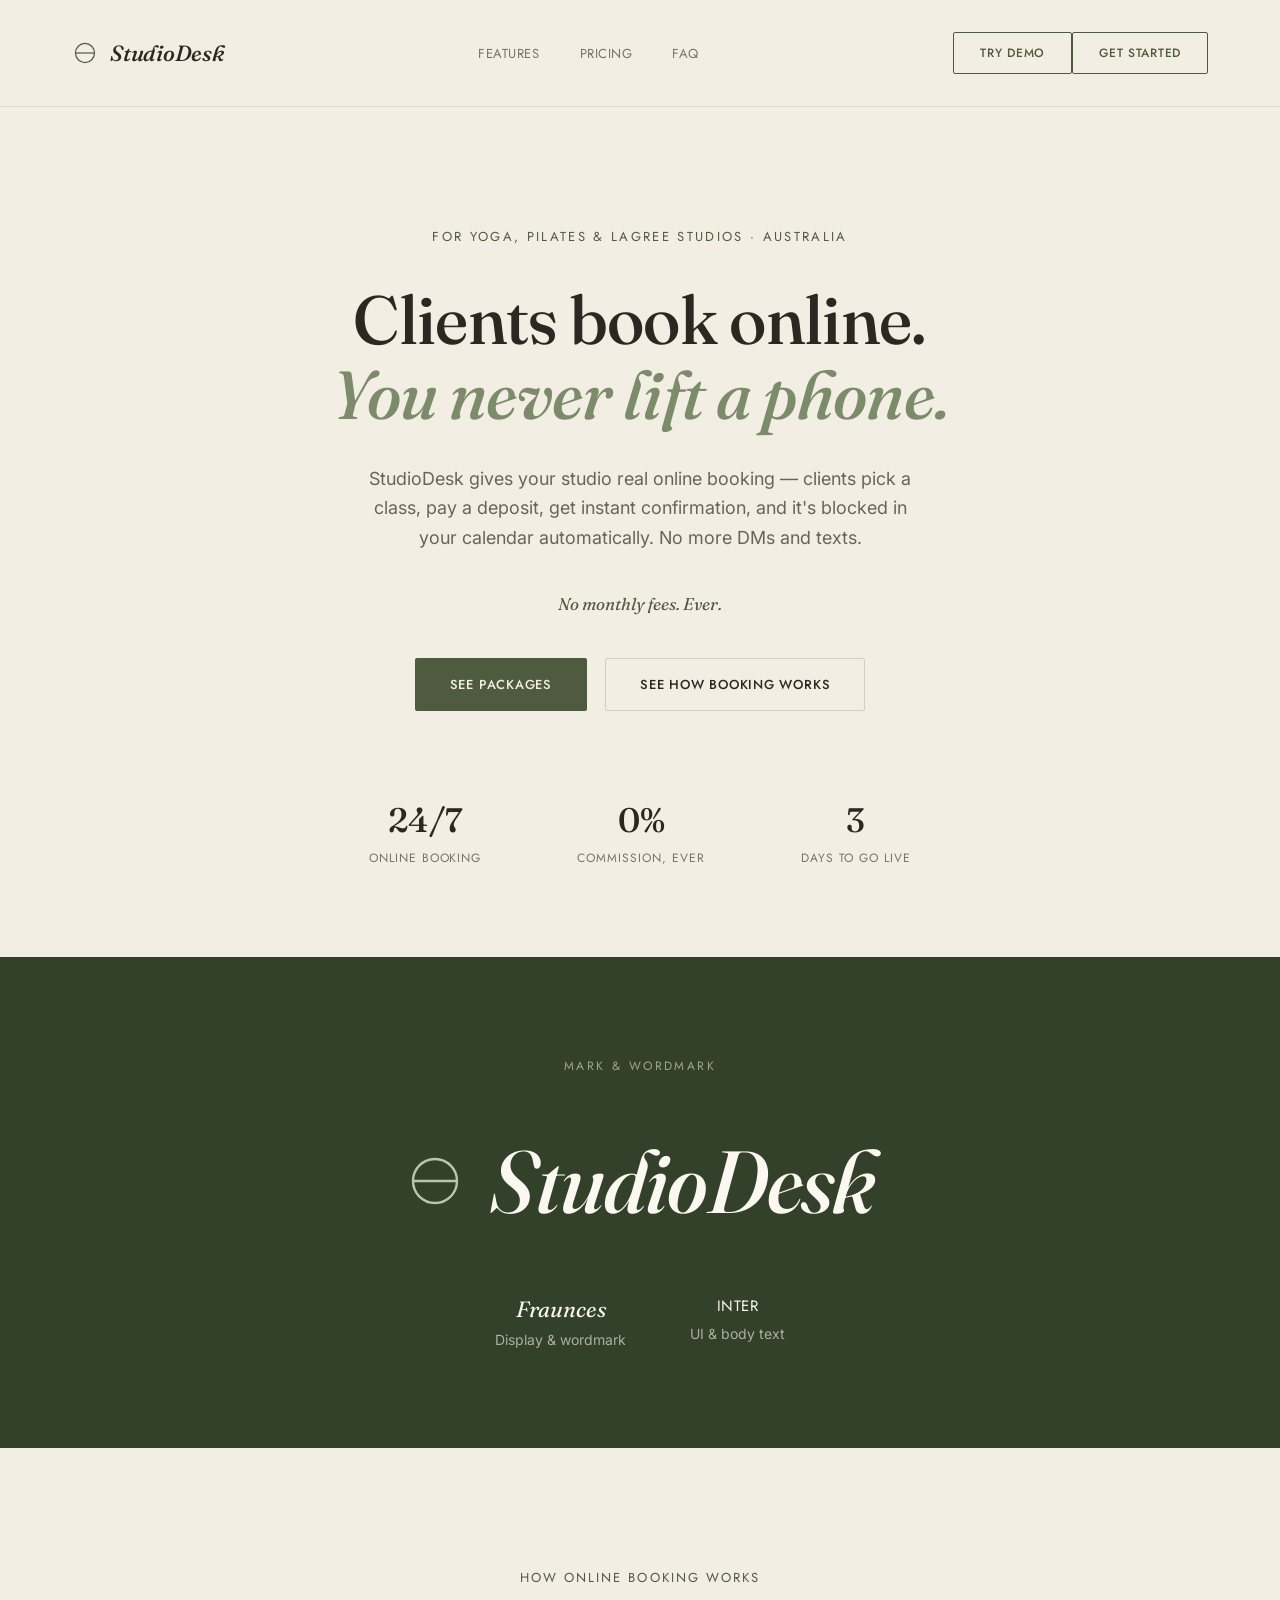
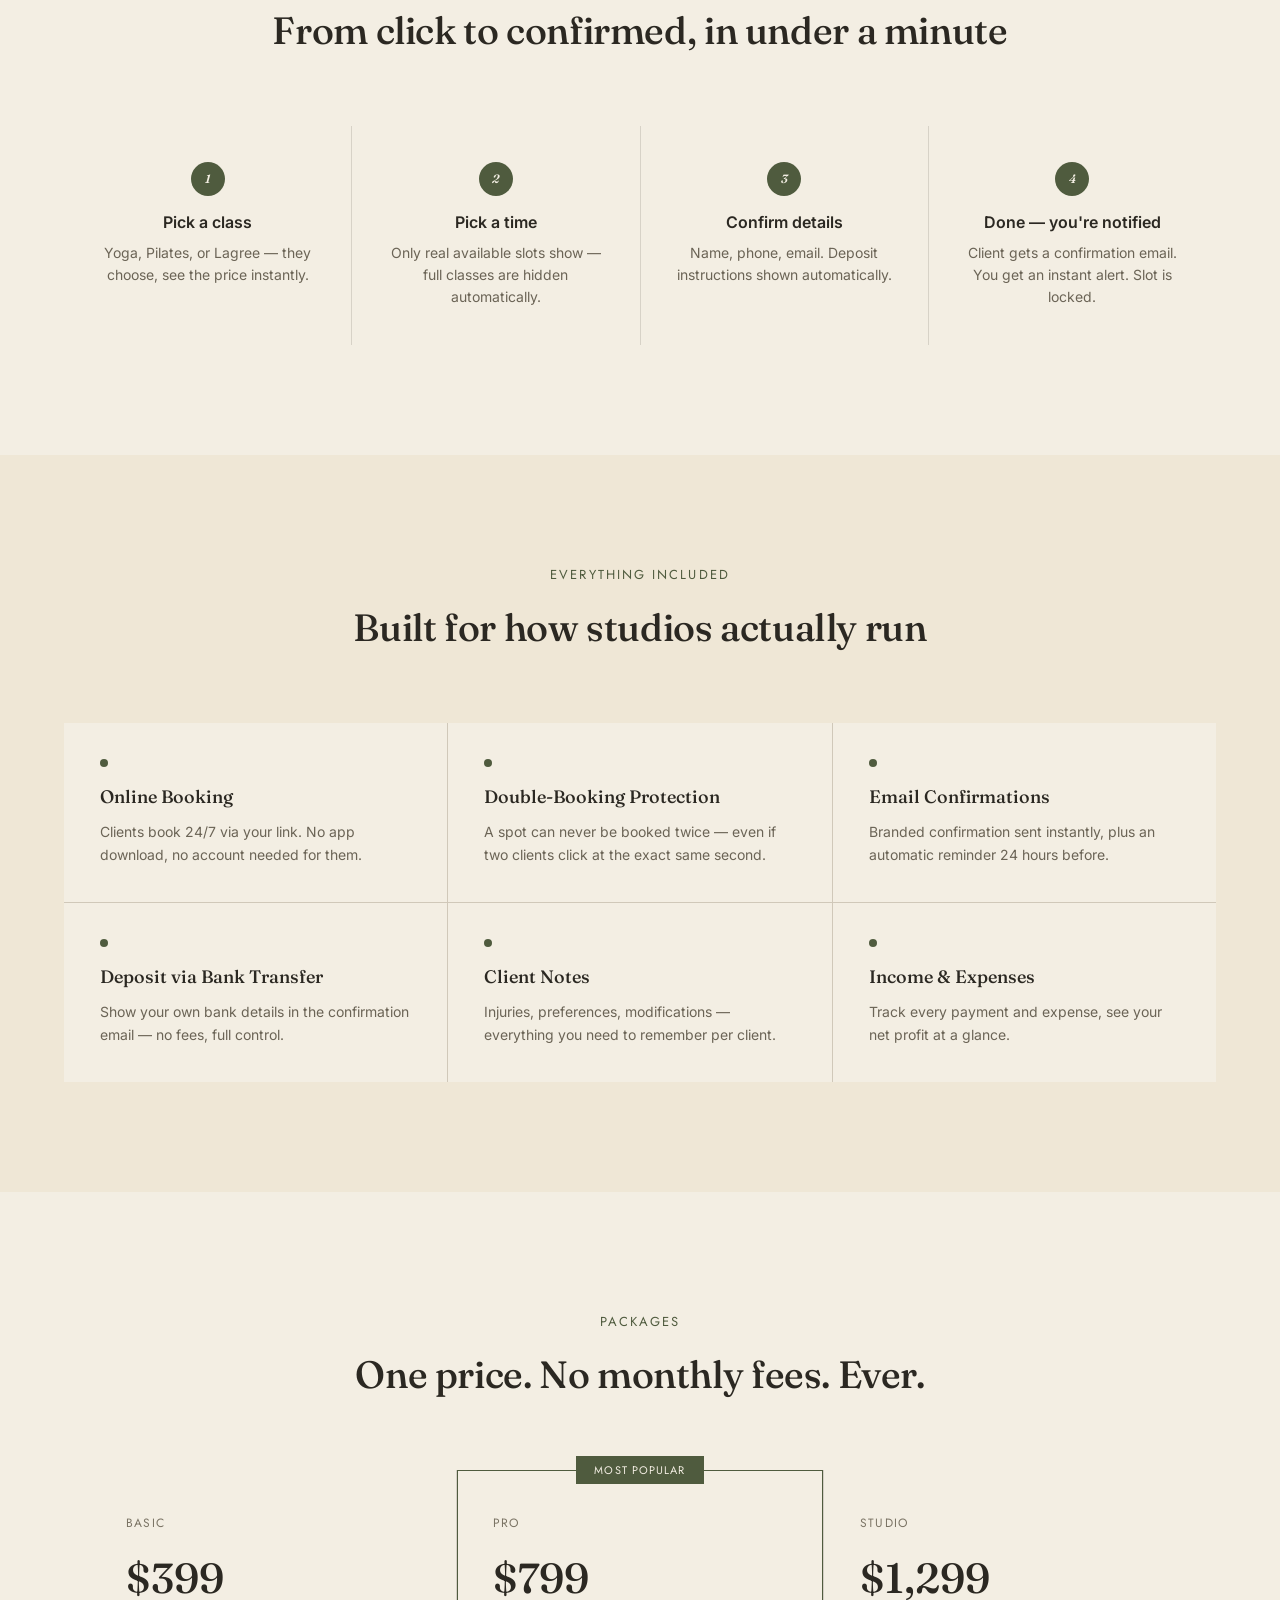
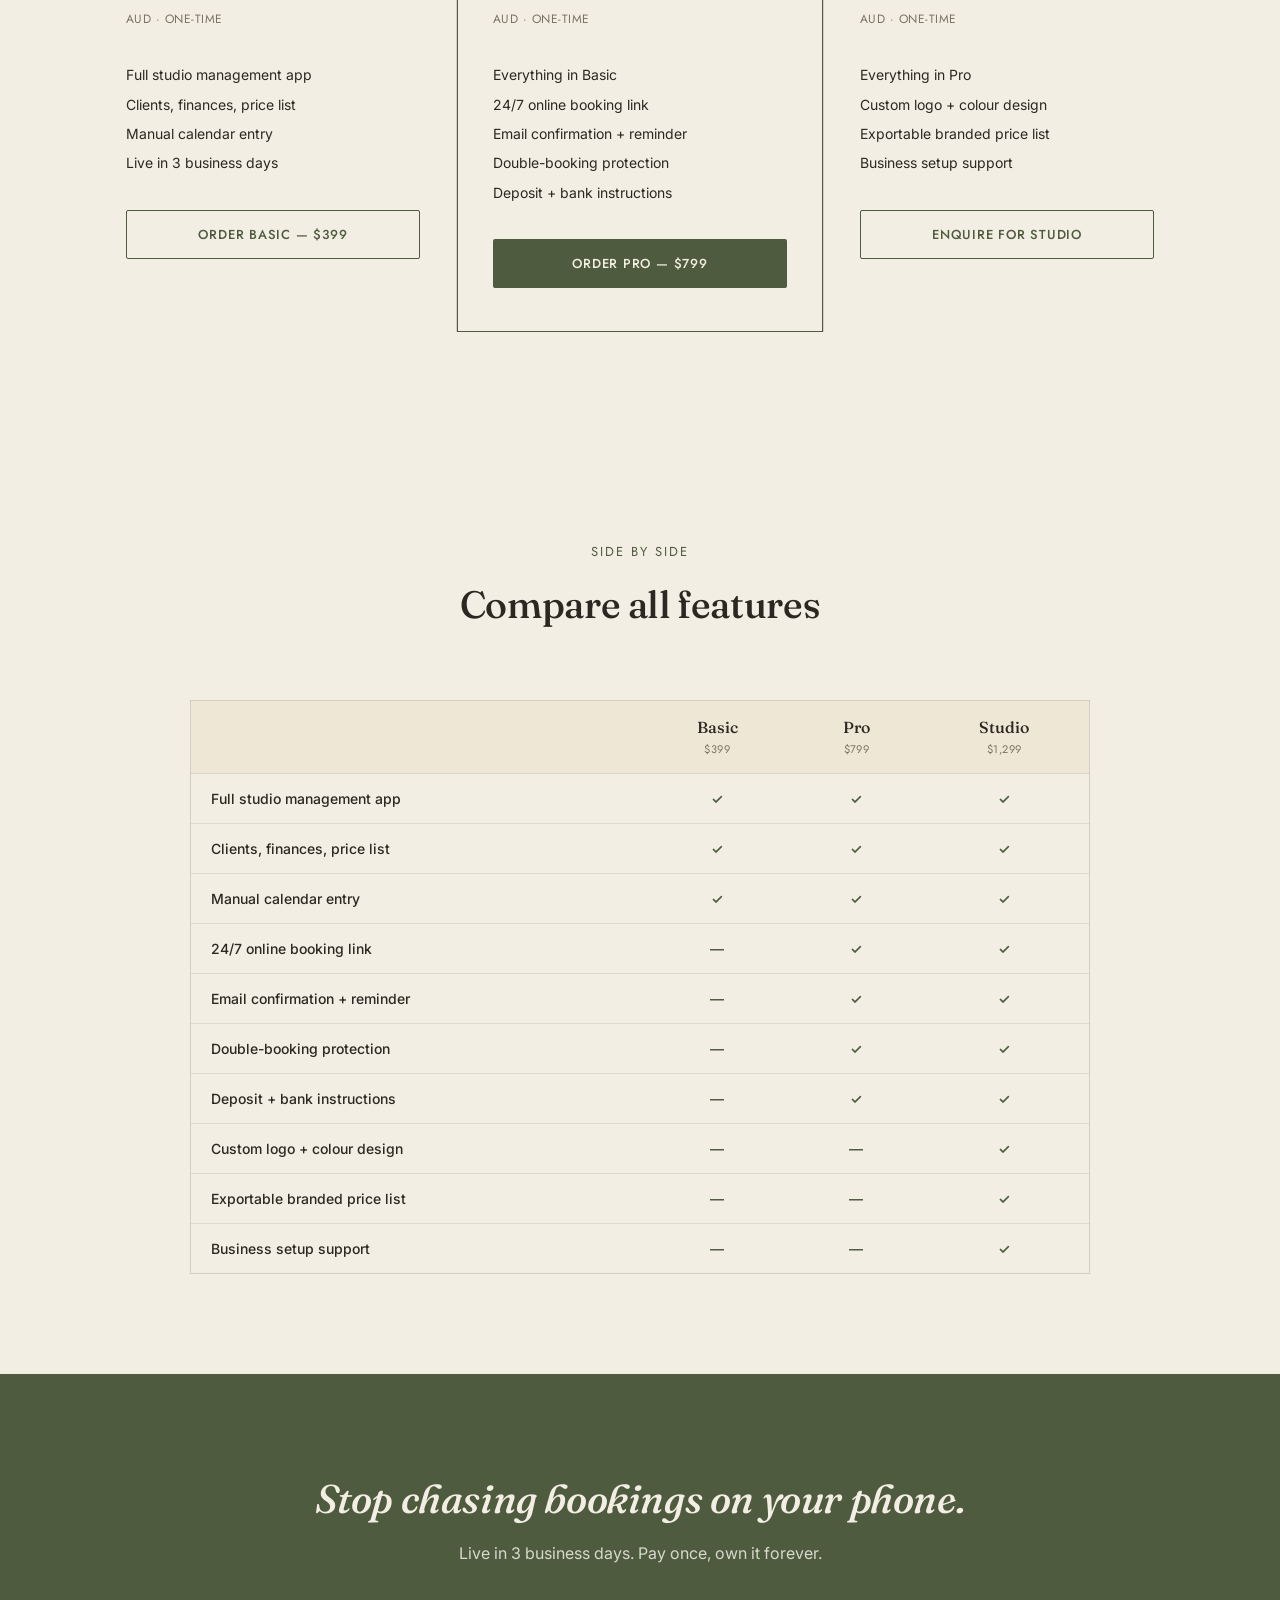
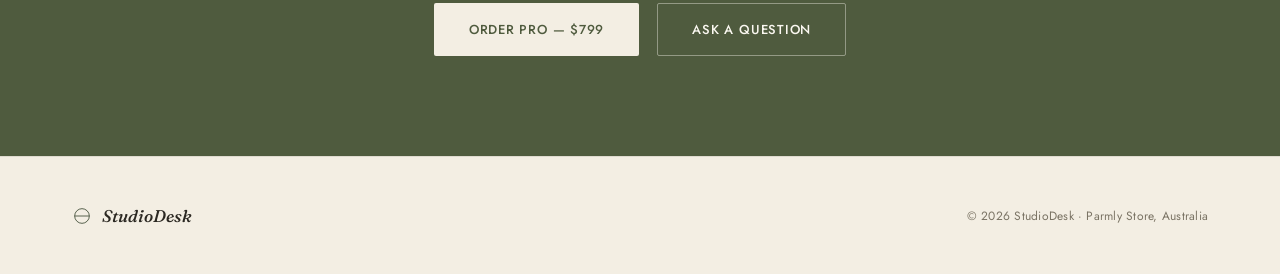
<file: index.html>
<!DOCTYPE html>
<html lang="en">
<head>
<meta charset="utf-8">
<meta name="viewport" content="width=device-width, initial-scale=1">
<title>StudioDesk — Online booking for yoga, Pilates &amp; Lagree studios</title>
<meta name="description" content="StudioDesk gives your studio real online booking — clients pick a class, pay a deposit, get instant confirmation. No monthly fees, ever.">
<link rel="stylesheet" href="styles.css">
<style>
.nav-right { display: flex; align-items: center; }
</style>
</head>
<body>
<header class="nav">
<div class="nav-brand">
<svg width="26" height="26" viewBox="0 0 30 30">
<line x1="4" y1="15" x2="26" y2="15" stroke="#4F5B3E" stroke-width="1.4"/>
<circle cx="15" cy="15" r="11" fill="none" stroke="#4F5B3E" stroke-width="1.4"/>
</svg>
<div class="nav-wordmark">StudioDesk</div>
</div>
<nav class="nav-links">
<a href="#features" data-i18n="nav_features">Features</a>
<a href="#pricing" data-i18n="nav_pricing">Pricing</a>
<a href="#faq" data-i18n="nav_faq">FAQ</a>
</nav>
<div class="nav-right">
<a class="btn btn-outline btn-sm" href="https://app.studiodesk.store/" data-i18n="nav_try_demo">Try Demo</a>
<a class="btn btn-outline btn-sm" href="#pricing" data-i18n="nav_get_started">Get Started</a>
</div>
</header>
<section class="hero">
<div class="eyebrow" data-i18n="eyebrow">For yoga, Pilates &amp; Lagree studios · Australia</div>
<h1><span data-i18n="h1_line1">Clients book online.</span><br><span class="accent" data-i18n="h1_line2">You never lift a phone.</span></h1>
<p class="hero-body" data-i18n="hero_body">StudioDesk gives your studio real online booking — clients pick a class, pay a deposit, get instant confirmation, and it's blocked in your calendar automatically. No more DMs and texts.</p>
<div class="hero-noline" data-i18n="hero_noline">No monthly fees. Ever.</div>
<div class="hero-actions">
<a class="btn btn-filled" href="#pricing" data-i18n="hero_btn1">See Packages</a>
<a class="btn btn-outline-light" href="#how" data-i18n="hero_btn2">See How Booking Works</a>
</div>
<div class="hero-stats">
<div>
<div class="stat-num">24/7</div>
<div class="stat-label" data-i18n="stat1">Online booking</div>
</div>
<div>
<div class="stat-num">0%</div>
<div class="stat-label" data-i18n="stat2">Commission, ever</div>
</div>
<div>
<div class="stat-num">3</div>
<div class="stat-label" data-i18n="stat3">Days to go live</div>
</div>
</div>
</section>
<section class="logo-band">
<div class="logo-band-label" data-i18n="logo_label">Mark &amp; wordmark</div>
<div class="logo-band-mark">
<svg width="60" height="60" viewBox="0 0 30 30">
<line x1="4" y1="15" x2="26" y2="15" stroke="#B9C7A8" stroke-width="1.2"/>
<circle cx="15" cy="15" r="11" fill="none" stroke="#B9C7A8" stroke-width="1.2"/>
</svg>
<div class="logo-band-wordmark">StudioDesk</div>
</div>
<div class="logo-band-types">
<div>
<div class="type-name">Fraunces</div>
<div data-i18n="logo_type1">Display &amp; wordmark</div>
</div>
<div>
<div class="type-name sans">Inter</div>
<div data-i18n="logo_type2">UI &amp; body text</div>
</div>
</div>
</section>
<section id="how" class="how">
<div class="section-head">
<div class="section-eyebrow" data-i18n="how_eyebrow">How online booking works</div>
<h2 data-i18n="how_h2">From click to confirmed, in under a minute</h2>
</div>
<div class="how-grid">
<div class="how-cell">
<div class="how-num">1</div>
<h3 data-i18n="how1_h">Pick a class</h3>
<p data-i18n="how1_p">Yoga, Pilates, or Lagree — they choose, see the price instantly.</p>
</div>
<div class="how-cell">
<div class="how-num">2</div>
<h3 data-i18n="how2_h">Pick a time</h3>
<p data-i18n="how2_p">Only real available slots show — full classes are hidden automatically.</p>
</div>
<div class="how-cell">
<div class="how-num">3</div>
<h3 data-i18n="how3_h">Confirm details</h3>
<p data-i18n="how3_p">Name, phone, email. Deposit instructions shown automatically.</p>
</div>
<div class="how-cell">
<div class="how-num">4</div>
<h3 data-i18n="how4_h">Done — you're notified</h3>
<p data-i18n="how4_p">Client gets a confirmation email. You get an instant alert. Slot is locked.</p>
</div>
</div>
</section>
<section id="features" class="features">
<div class="section-head">
<div class="section-eyebrow" data-i18n="feat_eyebrow">Everything included</div>
<h2 data-i18n="feat_h2">Built for how studios actually run</h2>
</div>
<div class="features-grid">
<div class="feature-cell">
<h3 data-i18n="feat1_h">Online Booking</h3>
<p data-i18n="feat1_p">Clients book 24/7 via your link. No app download, no account needed for them.</p>
</div>
<div class="feature-cell">
<h3 data-i18n="feat2_h">Double-Booking Protection</h3>
<p data-i18n="feat2_p">A spot can never be booked twice — even if two clients click at the exact same second.</p>
</div>
<div class="feature-cell">
<h3 data-i18n="feat3_h">Email Confirmations</h3>
<p data-i18n="feat3_p">Branded confirmation sent instantly, plus an automatic reminder 24 hours before.</p>
</div>
<div class="feature-cell">
<h3 data-i18n="feat4_h">Deposit via Bank Transfer</h3>
<p data-i18n="feat4_p">Show your own bank details in the confirmation email — no fees, full control.</p>
</div>
<div class="feature-cell">
<h3 data-i18n="feat5_h">Client Notes</h3>
<p data-i18n="feat5_p">Injuries, preferences, modifications — everything you need to remember per client.</p>
</div>
<div class="feature-cell">
<h3 data-i18n="feat6_h">Income &amp; Expenses</h3>
<p data-i18n="feat6_p">Track every payment and expense, see your net profit at a glance.</p>
</div>
</div>
</section>
<section id="pricing" class="pricing">
<div class="section-head">
<div class="section-eyebrow" data-i18n="pricing_eyebrow">Packages</div>
<h2 data-i18n="pricing_h2">One price. No monthly fees. Ever.</h2>
</div>
<div class="pricing-grid">
<div class="plan">
<div class="plan-name" data-i18n="plan1_name">Basic</div>
<div class="plan-price">$399</div>
<div class="plan-note" data-i18n="plan_note">AUD · one-time</div>
<div class="plan-features" data-i18n="plan1_features">Full studio management app<br>Clients, finances, price list<br>Manual calendar entry<br>Live in 3 business days</div>
<a class="btn btn-outline plan-cta" href="https://buy.stripe.com/00wcN5bWkecp3a5c4I6c000" data-i18n="plan1_cta">Order Basic — $399</a>
</div>
<div class="plan plan-popular">
<div class="popular-badge"><span data-i18n="most_popular">Most Popular</span></div>
<div class="plan-name" data-i18n="plan2_name">Pro</div>
<div class="plan-price">$799</div>
<div class="plan-note" data-i18n="plan_note">AUD · one-time</div>
<div class="plan-features" data-i18n="plan2_features">Everything in Basic<br>24/7 online booking link<br>Email confirmation + reminder<br>Double-booking protection<br>Deposit + bank instructions</div>
<a class="btn btn-filled plan-cta" href="https://buy.stripe.com/cNi3cv3pO9W9261b0E6c001" data-i18n="plan2_cta">Order Pro — $799</a>
</div>
<div class="plan">
<div class="plan-name" data-i18n="plan3_name">Studio</div>
<div class="plan-price">$1,299</div>
<div class="plan-note" data-i18n="plan_note">AUD · one-time</div>
<div class="plan-features" data-i18n="plan3_features">Everything in Pro<br>Custom logo + colour design<br>Exportable branded price list<br>Business setup support</div>
<a class="btn btn-outline plan-cta" href="mailto:account@ollieconsult.com?subject=StudioDesk%20Studio%20Enquiry" data-i18n="plan3_cta">Enquire for Studio</a>
</div>
</div>
</section>
<section id="compare" class="compare">
<div class="section-head">
<div class="section-eyebrow">Side by side</div>
<h2>Compare all features</h2>
</div>
<div class="compare-table-wrap">
<table class="compare-table">
<thead>
<tr><th></th><th>Basic<span class="compare-price">$399</span></th><th>Pro<span class="compare-price">$799</span></th><th>Studio<span class="compare-price">$1,299</span></th></tr>
</thead>
<tbody>
<tr><td>Full studio management app</td><td>&#10003;</td><td>&#10003;</td><td>&#10003;</td></tr>
<tr><td>Clients, finances, price list</td><td>&#10003;</td><td>&#10003;</td><td>&#10003;</td></tr>
<tr><td>Manual calendar entry</td><td>&#10003;</td><td>&#10003;</td><td>&#10003;</td></tr>
<tr><td>24/7 online booking link</td><td>&mdash;</td><td>&#10003;</td><td>&#10003;</td></tr>
<tr><td>Email confirmation + reminder</td><td>&mdash;</td><td>&#10003;</td><td>&#10003;</td></tr>
<tr><td>Double-booking protection</td><td>&mdash;</td><td>&#10003;</td><td>&#10003;</td></tr>
<tr><td>Deposit + bank instructions</td><td>&mdash;</td><td>&#10003;</td><td>&#10003;</td></tr>
<tr><td>Custom logo + colour design</td><td>&mdash;</td><td>&mdash;</td><td>&#10003;</td></tr>
<tr><td>Exportable branded price list</td><td>&mdash;</td><td>&mdash;</td><td>&#10003;</td></tr>
<tr><td>Business setup support</td><td>&mdash;</td><td>&mdash;</td><td>&#10003;</td></tr>
</tbody>
</table>
</div>
</section>
<section class="cta-band">
<h2 data-i18n="cta_h">Stop chasing bookings on your phone.</h2>
<p data-i18n="cta_p">Live in 3 business days. Pay once, own it forever.</p>
<div class="hero-actions">
<a class="btn btn-filled" style="background:var(--cream); color:var(--plum);" href="#pricing" data-i18n="cta_btn1">Order Pro — $799</a>
<a class="btn btn-outline-onband" href="mailto:account@ollieconsult.com?subject=StudioDesk%20Question" data-i18n="cta_btn2">Ask a Question</a>
</div>
</section>
<footer class="footer">
<div class="footer-brand">
<svg width="20" height="20" viewBox="0 0 30 30">
<line x1="4" y1="15" x2="26" y2="15" stroke="#33402A" stroke-width="1.2"/>
<circle cx="15" cy="15" r="11" fill="none" stroke="#33402A" stroke-width="1.2"/>
</svg>
<div class="footer-wordmark">StudioDesk</div>
</div>
<div class="footer-copy" data-i18n="footer_copy">© 2026 StudioDesk · Parmly Store, Australia</div>
</footer>

</body>
</html>
</file>
<file: styles.css>
@import url("https://fonts.googleapis.com/css2?family=Fraunces:ital,opsz,wght@0,9..144,300;0,9..144,400;0,9..144,500;1,9..144,400&family=Jost:wght@400;500;600&family=Inter:wght@400;500;600&display=swap");

:root { --cream: #F3EEE3; --ink: #2B2822; --body-text: #6B6456; --body-text-soft: #7A7364; --plum: #4F5B3E; --plum-light: #7C8C6B; --plum-eyebrow: #4F5B3E; --band-light: #EFE7D6; --band-dark: #33402A; --band-dark-text: #FBF8F1; --hairline: rgba(43,40,34,0.10); --hairline-strong: rgba(43,40,34,0.16); --hairline-grid: rgba(43,40,34,0.14); --font-display: 'Fraunces', serif; --font-body: 'Inter', Helvetica, Arial, sans-serif; --font-label: 'Jost', sans-serif; --container-max: 1440px; }
* { box-sizing: border-box; }
html { scroll-behavior: smooth; }
body { margin: 0; background: var(--cream); font-family: var(--font-body); color: var(--ink); }
::selection { background: var(--plum-light); color: var(--cream); }
a { text-decoration: none; color: inherit; }
img { max-width: 100%; }

.container { max-width: var(--container-max); margin: 0 auto; }

/* ---------- Nav ---------- */
.nav { display: flex; align-items: center; justify-content: space-between; padding: 32px 72px; border-bottom: 1px solid var(--hairline); }
.nav-brand { display: flex; align-items: center; gap: 12px; }
.nav-wordmark { font-family: var(--font-display); font-style: italic; font-weight: 500; font-size: 22px; letter-spacing: -0.01em; }
.nav-links { display: flex; gap: 40px; font-family: var(--font-label); font-size: 13px; letter-spacing: 0.04em; text-transform: uppercase; color: var(--body-text-soft); }
.nav-links a:hover { color: var(--ink); }
.btn { display: inline-block; border-radius: 2px; font-family: var(--font-label); font-weight: 500; font-size: 13px; letter-spacing: 0.06em; text-transform: uppercase; padding: 16px 34px; cursor: pointer; border: 1px solid transparent; transition: background 150ms ease, color 150ms ease, border-color 150ms ease; text-align: center; }
.btn-sm { padding: 11px 26px; font-size: 12px; }
.btn-outline { border-color: var(--plum); color: var(--plum); }
.btn-outline:hover { background: var(--plum); color: var(--cream); }
.btn-filled { background: var(--plum); color: var(--cream); }
.btn-filled:hover { background: var(--plum-light); }
.btn-outline-light { border: 1px solid var(--hairline-strong); color: var(--ink); }
.btn-outline-light:hover { background: var(--band-light); }
.btn-outline-onband { border: 1px solid rgba(251,248,241,0.4); color: var(--band-dark-text); }
.btn-outline-onband:hover { background: rgba(251,248,241,0.12); }

/* ---------- Hero ---------- */
.hero { text-align: center; padding: 120px 64px 90px; }
.eyebrow { font-family: var(--font-label); font-size: 13px; letter-spacing: 0.18em; text-transform: uppercase; color: var(--plum-eyebrow); margin-bottom: 36px; }
.hero h1 { font-family: var(--font-display); font-weight: 500; font-size: 68px; line-height: 1.1; letter-spacing: -0.01em; max-width: 840px; margin: 0 auto 32px; }
.hero h1 .accent { font-style: italic; font-weight: 500; color: var(--plum-light); }
.hero-body { font-size: 18px; line-height: 1.65; color: var(--body-text); max-width: 560px; margin: 0 auto 40px; font-weight: 400; }
.hero-noline { font-family: var(--font-display); font-style: italic; font-size: 17px; color: var(--plum); margin-bottom: 44px; }
.hero-actions { display: flex; gap: 18px; justify-content: center; margin-bottom: 88px; flex-wrap: wrap; }
.hero-stats { display: flex; justify-content: center; gap: 96px; flex-wrap: wrap; }
.stat-num { font-family: var(--font-display); font-weight: 500; font-size: 34px; }
.stat-label { font-family: var(--font-label); font-size: 12px; text-transform: uppercase; color: var(--body-text-soft); margin-top: 8px; letter-spacing: 0.08em; }

/* ---------- Logo showcase ---------- */
.logo-band { background: var(--band-dark); color: var(--band-dark-text); padding: 100px 64px; display: flex; flex-direction: column; align-items: center; gap: 52px; }
.logo-band-label { font-family: var(--font-label); font-size: 12px; letter-spacing: 0.2em; text-transform: uppercase; color: rgba(251,248,241,0.55); }
.logo-band-mark { display: flex; align-items: center; gap: 24px; }
.logo-band-wordmark { font-family: var(--font-display); font-style: italic; font-weight: 500; font-size: 88px; letter-spacing: -0.01em; }
.logo-band-types { display: flex; gap: 64px; margin-top: 8px; font-size: 14px; color: rgba(251,248,241,0.6); text-align: center; flex-wrap: wrap; justify-content: center; }
.logo-band-types .type-name { font-family: var(--font-display); font-style: italic; font-weight: 400; font-size: 22px; color: var(--band-dark-text); margin-bottom: 8px; }
.logo-band-types .type-name.sans { font-family: var(--font-label); font-style: normal; text-transform: uppercase; letter-spacing: 0.04em; font-size: 15px; }

/* ---------- Section heads ---------- */
.section-head { text-align: center; margin-bottom: 72px; }
.section-eyebrow { font-family: var(--font-label); font-size: 13px; letter-spacing: 0.16em; text-transform: uppercase; color: var(--plum-eyebrow); margin-bottom: 20px; }
.section-head h2 { font-family: var(--font-display); font-weight: 500; font-size: 38px; letter-spacing: -0.01em; margin: 0; }

/* ---------- How it works ---------- */
.how { padding: 120px 64px 110px; }
.how-grid { display: grid; grid-template-columns: repeat(4, 1fr); gap: 1px; background: var(--hairline-grid); max-width: 1300px; margin: 0 auto; }
.how-cell { padding: 36px 28px; background: var(--cream); text-align: center; }
.how-num { width: 34px; height: 34px; border-radius: 50%; background: var(--plum); color: var(--cream); display: flex; align-items: center; justify-content: center; font-family: var(--font-display); font-style: italic; font-weight: 600; font-size: 12px; margin: 0 auto 16px; }
.how-cell h3 { font-weight: 600; font-size: 16px; margin: 0 0 10px; }
.how-cell p { font-size: 14px; color: var(--body-text); line-height: 1.6; margin: 0; }

/* ---------- Features ---------- */
.features { background: var(--band-light); padding: 110px 64px; }
.features-grid { display: grid; grid-template-columns: repeat(3, 1fr); gap: 1px; background: var(--hairline-strong); max-width: 1200px; margin: 0 auto; }
.feature-cell { background: var(--cream); padding: 36px; }
.feature-cell::before { content:""; display:block; width:8px; height:8px; border-radius:50%; background:var(--plum); margin-bottom:18px; }
.feature-cell h3 { font-family: var(--font-display); font-weight: 500; font-size: 18px; margin: 0 0 12px; }
.feature-cell p { font-size: 14px; color: var(--body-text); line-height: 1.65; margin: 0; }

/* ---------- Pricing ---------- */
.pricing { padding: 120px 64px 110px; }
.pricing-grid { display: grid; grid-template-columns: repeat(3, 1fr); gap: 1px; background: var(--hairline-strong); max-width: 1100px; margin: 0 auto; }
.plan { background: var(--cream); padding: 44px 36px; position: relative; }
.plan-name { font-family: var(--font-label); font-size: 12px; color: var(--body-text-soft); letter-spacing: 0.1em; text-transform: uppercase; margin-bottom: 20px; }
.plan-price { font-family: var(--font-display); font-weight: 500; font-size: 42px; margin-bottom: 6px; }
.plan-note { font-family: var(--font-label); font-size: 12px; color: var(--body-text-soft); text-transform: uppercase; letter-spacing: 0.04em; margin-bottom: 32px; }
.plan-features { font-size: 14px; color: var(--ink); line-height: 2.1; margin-bottom: 32px; }
.plan-cta { display: block; padding: 14px; }
.plan-popular { box-shadow: inset 0 0 0 1px var(--plum); }
.popular-badge { position: absolute; top: 0; left: 0; right: 0; text-align: center; transform: translateY(-50%); }
.popular-badge span { background: var(--plum); color: var(--cream); font-family: var(--font-label); font-size: 11px; letter-spacing: 0.1em; text-transform: uppercase; padding: 6px 18px; display: inline-block; }

/* ---------- Compare table ---------- */
.compare { padding: 100px 64px; background: var(--cream); }
.compare-table-wrap { max-width: 900px; margin: 0 auto; overflow-x: auto; border: 1px solid var(--hairline-strong); }
.compare-table { width: 100%; border-collapse: collapse; font-size: 14px; }
.compare-table th, .compare-table td { padding: 16px 20px; text-align: center; border-bottom: 1px solid var(--hairline); }
.compare-table td:first-child, .compare-table th:first-child { text-align: left; font-weight: 500; }
.compare-table thead th { font-family: var(--font-display); font-weight: 500; font-size: 16px; background: var(--band-light); }
.compare-price { display: block; font-family: var(--font-label); font-size: 11px; color: var(--body-text-soft); font-weight: 400; text-transform: uppercase; letter-spacing: 0.04em; margin-top: 4px; }
.compare-table tbody tr:last-child td { border-bottom: none; }
.compare-table td:not(:first-child) { color: var(--plum); font-weight: 600; }

/* ---------- CTA band ---------- */
.cta-band { background: var(--plum); color: var(--cream); text-align: center; padding: 100px 64px; }
.cta-band h2 { font-family: var(--font-display); font-weight: 500; font-style: italic; font-size: 40px; margin: 0 0 20px; letter-spacing: -0.01em; }
.cta-band p { font-size: 16px; color: rgba(251,248,241,0.8); margin: 0 0 40px; }
.cta-band .hero-actions { margin-bottom: 0; }

/* ---------- Footer ---------- */
.footer { padding: 48px 72px; display: flex; align-items: center; justify-content: space-between; border-top: 1px solid var(--hairline); flex-wrap: wrap; gap: 16px; }
.footer-brand { display: flex; align-items: center; gap: 10px; }
.footer-wordmark { font-family: var(--font-display); font-style: italic; font-weight: 500; font-size: 17px; }
.footer-copy { font-family: var(--font-label); font-size: 12px; letter-spacing: 0.02em; color: var(--body-text-soft); }

/* ---------- Responsive ---------- */
@media (max-width: 1100px) { .how-grid { grid-template-columns: repeat(2, 1fr); } .features-grid { grid-template-columns: repeat(2, 1fr); } }
@media (max-width: 860px) { .nav { padding: 20px 24px; } .nav-links { display: none; } .hero { padding: 72px 24px 56px; } .hero h1 { font-size: 40px; } .hero-stats { gap: 48px; } .logo-band { padding: 56px 24px; } .logo-band-wordmark { font-size: 48px; } .how, .features, .pricing { padding: 64px 24px; } .how-grid, .features-grid, .pricing-grid { grid-template-columns: 1fr; } .cta-band { padding: 64px 24px; } .cta-band h2 { font-size: 28px; } .footer { padding: 32px 24px; flex-direction: column; text-align: center; } }
@media (max-width: 480px) { .hero h1 { font-size: 32px; } .hero-actions, .cta-band .hero-actions { flex-direction: column; align-items: center; } .btn { width: 100%; max-width: 320px; } }
</file>
